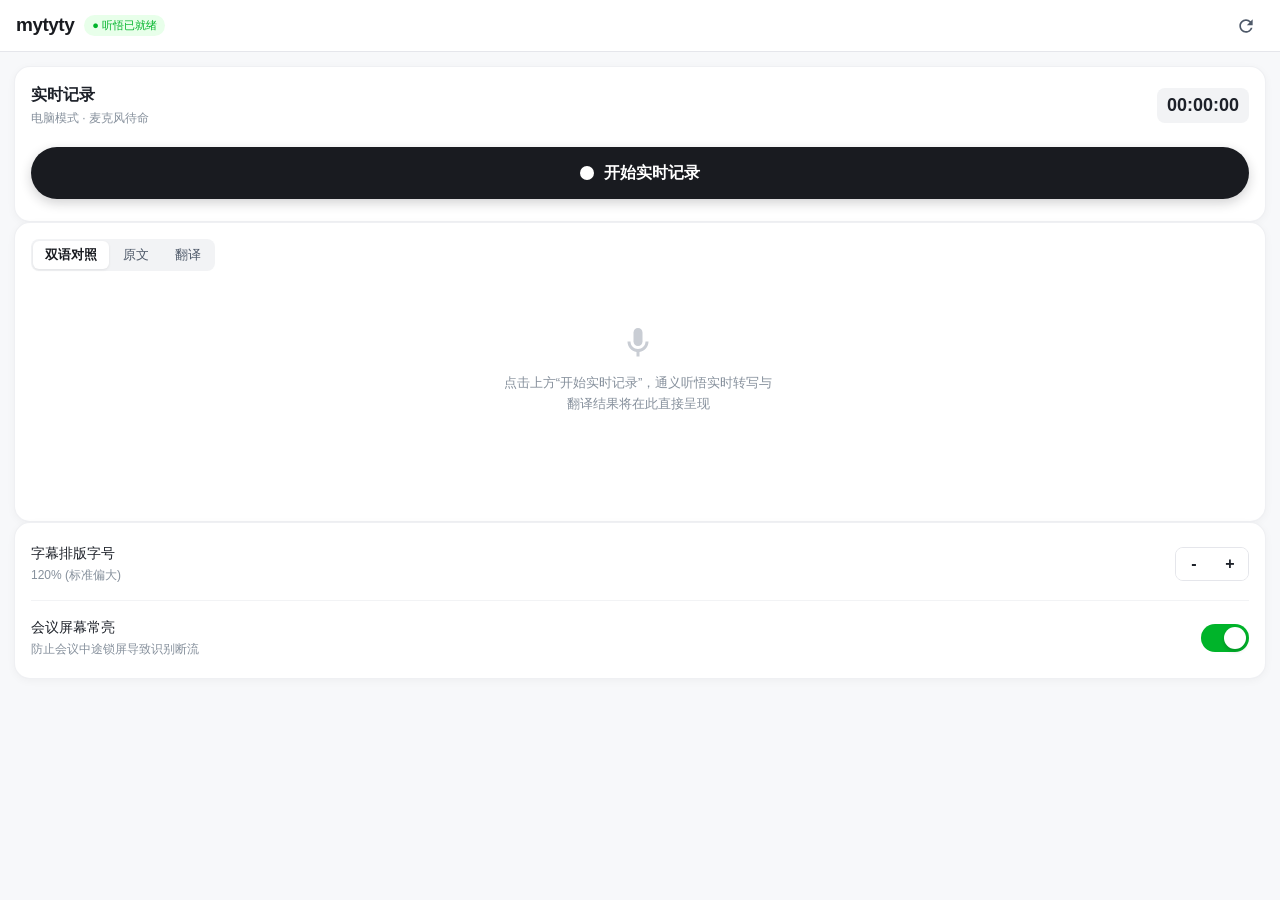
<file: app/src/main/assets/ui/index.html>
<!DOCTYPE html>
<html lang="zh-CN">
<head>
  <meta charset="UTF-8">
  <meta name="viewport" content="width=device-width, initial-scale=1.0, maximum-scale=1.0, user-scalable=no, viewport-fit=cover">
  <title>mytyty</title>
  <link rel="stylesheet" href="style.css">
</head>
<body>
  <!-- 手机端原生 App 极简卡片容器 (由系统状态栏原生呈现) -->
  <div class="app-container">

    <!-- 顶部状态指示栏 -->
    <header class="app-header">
      <div class="header-left">
        <span class="app-name">mytyty</span>
        <span class="header-badge" id="engineStatusBadge">● 听悟已就绪</span>
      </div>
      <div class="header-right">
        <button class="icon-btn" id="btnRefresh" title="刷新">
          <svg viewBox="0 0 24 24" width="20" height="20"><path fill="currentColor" d="M17.65 6.35A7.958 7.958 0 0 0 12 4c-4.42 0-7.99 3.58-7.99 8s3.57 8 7.99 8c3.73 0 6.84-2.55 7.73-6h-2.08A5.99 5.99 0 0 1 12 18c-3.31 0-6-2.69-6-6s2.69-6 6-6c1.66 0 3.14.69 4.22 1.78L13 11h7V4l-2.35 2.35z"/></svg>
        </button>
      </div>
    </header>

    <!-- 可滚动卡片内容区 -->
    <main class="content-scroll">

      <!-- ======================================================= -->
      <!-- 视图 1: 实时录音与实时字幕卡片 (Tab 1 实时)              -->
      <!-- ======================================================= -->
      <div id="viewLive" class="view-section active">

        <!-- 1. 实时记录控制卡片 -->
        <section class="card record-card">
          <div class="card-header">
            <div class="card-title-group">
              <span class="card-title">实时记录</span>
              <span class="sub-status" id="micStatusText">电脑模式 · 麦克风待命</span>
            </div>
            <span class="record-timer" id="mainRecordTimer">00:00:00</span>
          </div>

          <div class="record-action-area">
            <button class="btn-record-main" id="btnToggleRecord">
              <div class="record-btn-icon" id="recordBtnIcon"></div>
              <span id="recordBtnLabel">开始实时记录</span>
            </button>
          </div>
        </section>

        <!-- 2. 实时字幕卡片 (原文与翻译流) -->
        <section class="card subtitle-card">
          <div class="card-header">
            <div class="tab-pill-group">
              <button class="pill-tab active" data-mode="bilingual">双语对照</button>
              <button class="pill-tab" data-mode="original">原文</button>
              <button class="pill-tab" data-mode="translation">翻译</button>
            </div>
            <div class="live-indicator" id="liveIndicator" style="display: none;">
              <span class="sound-wave"></span>
              <span class="sound-wave"></span>
              <span class="sound-wave"></span>
              <span class="sound-wave"></span>
              <span class="indicator-text">正在识别</span>
            </div>
          </div>

          <!-- 实时转写与字幕展示容器 (绝无任何虚假写死静态文本) -->
          <div class="transcript-stream-container" id="transcriptContainer">
            <div class="empty-state" id="transcriptEmptyState">
              <svg viewBox="0 0 24 24" width="36" height="36" class="empty-icon"><path fill="currentColor" d="M12 14c1.66 0 3-1.34 3-3V5c0-1.66-1.34-3-3-3S9 3.34 9 5v6c0 1.66 1.34 3 3 3z"/><path fill="currentColor" d="M17 11c0 2.76-2.24 5-5 5s-5-2.24-5-5H5c0 3.53 2.61 6.43 6 6.92V21h2v-3.08c3.39-.49 6-3.39 6-6.92h-2z"/></svg>
              <p class="empty-tip">点击上方“开始实时记录”，通义听悟实时转写与翻译结果将在此直接呈现</p>
            </div>
            <div class="stream-sentences" id="streamSentences"></div>
          </div>
        </section>

        <!-- 3. 显示设置卡片 (字号与常亮) -->
        <section class="card settings-card">
          <div class="setting-item">
            <div class="setting-label">
              <span class="setting-title">字幕排版字号</span>
              <span class="setting-desc" id="currentFontSizeLabel">120% (标准偏大)</span>
            </div>
            <div class="font-stepper">
              <button class="stepper-btn" id="btnFontMinus">-</button>
              <button class="stepper-btn" id="btnFontPlus">+</button>
            </div>
          </div>

          <div class="divider"></div>

          <div class="setting-item">
            <div class="setting-label">
              <span class="setting-title">会议屏幕常亮</span>
              <span class="setting-desc">防止会议中途锁屏导致识别断流</span>
            </div>
            <label class="switch">
              <input type="checkbox" id="chkKeepScreenOn" checked>
              <span class="slider round"></span>
            </label>
          </div>
        </section>

      </div>

      <!-- ======================================================= -->
      <!-- 视图 2: 历史会议纪要卡片列表 (Tab 2 历史，纯正移动卡片)    -->
      <!-- ======================================================= -->
      <div id="viewHistory" class="view-section" style="display: none;">

        <div class="history-header-card">
          <div class="history-title-group">
            <span class="history-title">云端会议纪要</span>
            <span class="history-count" id="historyCountBadge">0 条记录</span>
          </div>
          <button class="btn-refresh-history" id="btnRefreshHistory">刷新云端</button>
        </div>

        <div class="history-list-container" id="historyListContainer">
          <!-- 历史卡片空状态 -->
          <div class="empty-state" id="historyEmptyState">
            <svg viewBox="0 0 24 24" width="40" height="40" class="empty-icon"><path fill="currentColor" d="M19 3H5c-1.1 0-2 .9-2 2v14c0 1.1.9 2 2 2h14c1.1 0 2-.9 2-2V5c0-1.1-.9-2-2-2zm-5 14H7v-2h7v2zm3-4H7v-2h10v2zm0-4H7V7h10v2z"/></svg>
            <p class="empty-tip">暂无历史会议记录<br><span style="font-size:12px;color:#86909C;">请在“主页”完成登录，或在“实时”中完成一次录音</span></p>
          </div>
        </div>

      </div>

    </main>

    <!-- 4. 录音中常驻悬浮底栏 (仅在录音中弹出，未录音时隐藏) -->
    <div class="floating-record-bar" id="floatingRecordBar" style="display: none;">
      <div class="floating-bar-content">
        <div class="floating-pulse-dot"></div>
        <div class="floating-info">
          <span class="floating-timer" id="floatingTimer">00:00:00</span>
          <span class="floating-desc">实时会议录音中…</span>
        </div>
        <button class="btn-floating-stop" id="btnFloatingStop">结束录音</button>
      </div>
    </div>

  </div>

  <script src="app.js"></script>
</body>
</html>
</file>
<file: app/src/main/assets/ui/style.css>
/* =========================================================
   mytyty 极简移动端原生卡片样式表 (style.css)
   ========================================================= */

* {
  box-sizing: border-box;
  margin: 0;
  padding: 0;
  -webkit-tap-highlight-color: transparent;
  user-select: none;
}

:root {
  --primary-color: #165DFF;
  --primary-dark: #191B20;
  --bg-color: #F7F8FA;
  --card-bg: #FFFFFF;
  --text-main: #1D2129;
  --text-secondary: #4E5969;
  --text-muted: #86909C;
  --accent-green: #00B42A;
  --accent-red: #F53F3F;
  --border-color: #E5E6EB;
  --shadow-sm: 0 2px 8px rgba(0, 0, 0, 0.04);
  --shadow-md: 0 4px 16px rgba(0, 0, 0, 0.08);
  --font-scale: 1.2;
}

body {
  font-family: -apple-system, BlinkMacSystemFont, "Segoe UI", Roboto, "PingFang SC", "Hiragino Sans GB", "Microsoft YaHei", sans-serif;
  background-color: var(--bg-color);
  color: var(--text-main);
  line-height: 1.5;
  overflow: hidden;
  height: 100vh;
  width: 100vw;
}

.app-container {
  display: flex;
  flex-direction: column;
  height: 100%;
  width: 100%;
}

/* 顶部精简指示栏 */
.app-header {
  height: 52px;
  background: var(--card-bg);
  display: flex;
  align-items: center;
  justify-content: space-between;
  padding: 0 16px;
  border-bottom: 1px solid var(--border-color);
  flex-shrink: 0;
}

.header-left {
  display: flex;
  align-items: center;
  gap: 10px;
}

.app-name {
  font-size: 19px;
  font-weight: 700;
  color: var(--primary-dark);
  letter-spacing: -0.5px;
}

.header-badge {
  font-size: 11px;
  color: var(--accent-green);
  background: #E8FFEA;
  padding: 2px 8px;
  border-radius: 12px;
  font-weight: 500;
}

.header-badge.warning {
  color: #FF7D00;
  background: #FFF7E8;
}

.header-right {
  display: flex;
  align-items: center;
}

.icon-btn {
  background: none;
  border: none;
  padding: 8px;
  color: var(--text-secondary);
  border-radius: 8px;
  display: flex;
  align-items: center;
  justify-content: center;
  cursor: pointer;
}

.icon-btn:active {
  background-color: rgba(0, 0, 0, 0.05);
}

/* 可滚动卡片内容区 */
.content-scroll {
  flex: 1;
  overflow-y: auto;
  -webkit-overflow-scrolling: touch;
  padding: 14px 14px 80px 14px;
  display: flex;
  flex-direction: column;
  gap: 14px;
  transition: padding-bottom 0.2s ease;
}

/* 录音时悬浮条弹出增加底部安全距离 (8.12 规范) */
.content-scroll.with-floating-bar {
  padding-bottom: 140px;
}

/* 通用卡片容器 */
.card {
  background: var(--card-bg);
  border-radius: 16px;
  padding: 16px;
  box-shadow: var(--shadow-sm);
  border: 1px solid rgba(229, 230, 235, 0.6);
}

.card-header {
  display: flex;
  justify-content: space-between;
  align-items: center;
  margin-bottom: 14px;
}

.card-title-group {
  display: flex;
  flex-direction: column;
  gap: 2px;
}

.card-title {
  font-size: 16px;
  font-weight: 600;
  color: var(--text-main);
}

.sub-status {
  font-size: 12px;
  color: var(--text-muted);
}

/* 1. 实时记录控制卡片 */
.record-timer {
  font-size: 18px;
  font-weight: 700;
  font-variant-numeric: tabular-nums;
  color: var(--text-main);
  background: #F2F3F5;
  padding: 4px 10px;
  border-radius: 8px;
}

.record-timer.recording {
  color: var(--accent-red);
  background: #FFECE8;
}

.record-action-area {
  display: flex;
  justify-content: center;
  padding: 6px 0;
}

.btn-record-main {
  width: 100%;
  height: 52px;
  background: var(--primary-dark);
  color: #FFFFFF;
  border: none;
  border-radius: 26px;
  display: flex;
  align-items: center;
  justify-content: center;
  gap: 10px;
  font-size: 16px;
  font-weight: 600;
  box-shadow: 0 4px 12px rgba(25, 27, 32, 0.2);
  transition: all 0.2s ease;
  cursor: pointer;
}

.btn-record-main:active {
  transform: scale(0.98);
  opacity: 0.9;
}

.btn-record-main.is-recording {
  background: var(--accent-red);
  box-shadow: 0 4px 14px rgba(245, 63, 63, 0.35);
}

.record-btn-icon {
  width: 14px;
  height: 14px;
  background: #FFFFFF;
  border-radius: 50%;
}

.btn-record-main.is-recording .record-btn-icon {
  border-radius: 3px;
  width: 12px;
  height: 12px;
}

/* 2. 实时字幕卡片 */
.tab-pill-group {
  display: flex;
  background: #F2F3F5;
  border-radius: 8px;
  padding: 2px;
  gap: 2px;
}

.pill-tab {
  background: none;
  border: none;
  padding: 5px 12px;
  font-size: 13px;
  color: var(--text-secondary);
  border-radius: 6px;
  font-weight: 500;
  cursor: pointer;
}

.pill-tab.active {
  background: #FFFFFF;
  color: var(--primary-dark);
  font-weight: 600;
  box-shadow: 0 1px 3px rgba(0, 0, 0, 0.08);
}

.live-indicator {
  display: flex;
  align-items: center;
  gap: 4px;
}

.sound-wave {
  width: 3px;
  height: 10px;
  background: var(--accent-green);
  border-radius: 2px;
  animation: wave 1s infinite ease-in-out;
}

.sound-wave:nth-child(2) { animation-delay: 0.15s; }
.sound-wave:nth-child(3) { animation-delay: 0.3s; }
.sound-wave:nth-child(4) { animation-delay: 0.45s; }

@keyframes wave {
  0%, 100% { height: 6px; }
  50% { height: 16px; }
}

.indicator-text {
  font-size: 11px;
  color: var(--accent-green);
  font-weight: 600;
  margin-left: 2px;
}

.transcript-stream-container {
  min-height: 220px;
  max-height: 380px;
  overflow-y: auto;
  -webkit-overflow-scrolling: touch;
  padding-right: 4px;
}

.empty-state {
  display: flex;
  flex-direction: column;
  align-items: center;
  justify-content: center;
  padding: 40px 16px;
  color: var(--text-muted);
  text-align: center;
  gap: 12px;
}

.empty-icon {
  color: #C9CDD4;
}

.empty-tip {
  font-size: 13px;
  line-height: 1.6;
  max-width: 280px;
}

/* 句子流与双语排版 */
.sentence-bubble {
  margin-bottom: 14px;
  padding-bottom: 12px;
  border-bottom: 1px dashed #F2F3F5;
  user-select: text;
}

.sentence-header {
  display: flex;
  justify-content: space-between;
  margin-bottom: 4px;
  font-size: 11px;
  color: var(--text-muted);
}

.sentence-original {
  font-size: calc(14px * var(--font-scale));
  line-height: 1.7;
  color: var(--text-main);
  font-weight: 500;
  word-break: break-word;
}

.sentence-translation {
  font-size: calc(13px * var(--font-scale));
  line-height: 1.6;
  color: #4E5969;
  margin-top: 6px;
  padding-left: 8px;
  border-left: 2px solid var(--primary-color);
  word-break: break-word;
}

/* 3. 显示设置卡片 */
.setting-item {
  display: flex;
  align-items: center;
  justify-content: space-between;
  padding: 4px 0;
}

.setting-label {
  display: flex;
  flex-direction: column;
  gap: 2px;
}

.setting-title {
  font-size: 14px;
  font-weight: 500;
  color: var(--text-main);
}

.setting-desc {
  font-size: 12px;
  color: var(--text-muted);
}

.divider {
  height: 1px;
  background: #F2F3F5;
  margin: 12px 0;
}

.font-stepper {
  display: flex;
  align-items: center;
  border: 1px solid var(--border-color);
  border-radius: 8px;
  overflow: hidden;
}

.stepper-btn {
  width: 36px;
  height: 32px;
  background: #FFFFFF;
  border: none;
  font-size: 16px;
  font-weight: 600;
  color: var(--text-main);
  cursor: pointer;
}

.stepper-btn:active {
  background: #F2F3F5;
}

/* iOS 风格常亮 Switch 开关 */
.switch {
  position: relative;
  display: inline-block;
  width: 48px;
  height: 28px;
}

.switch input {
  opacity: 0;
  width: 0;
  height: 0;
}

.slider {
  position: absolute;
  cursor: pointer;
  top: 0;
  left: 0;
  right: 0;
  bottom: 0;
  background-color: #E5E6EB;
  transition: 0.3s;
}

.slider:before {
  position: absolute;
  content: "";
  height: 22px;
  width: 22px;
  left: 3px;
  bottom: 3px;
  background-color: white;
  transition: 0.3s;
  box-shadow: 0 2px 4px rgba(0, 0, 0, 0.2);
}

input:checked + .slider {
  background-color: var(--accent-green);
}

input:checked + .slider:before {
  transform: translateX(20px);
}

.slider.round {
  border-radius: 28px;
}

.slider.round:before {
  border-radius: 50%;
}

/* 4. 录音中常驻悬浮底栏 */
.floating-record-bar {
  position: fixed;
  bottom: 14px;
  left: 14px;
  right: 14px;
  background: rgba(25, 27, 32, 0.95);
  backdrop-filter: blur(10px);
  border-radius: 20px;
  padding: 12px 16px;
  box-shadow: var(--shadow-md);
  z-index: 100;
  animation: slideUp 0.3s ease;
}

@keyframes slideUp {
  from { transform: translateY(50px); opacity: 0; }
  to { transform: translateY(0); opacity: 1; }
}

.floating-bar-content {
  display: flex;
  align-items: center;
  justify-content: space-between;
}

.floating-pulse-dot {
  width: 10px;
  height: 10px;
  background: var(--accent-red);
  border-radius: 50%;
  animation: pulse 1.2s infinite;
}

@keyframes pulse {
  0% { transform: scale(0.9); opacity: 0.8; }
  50% { transform: scale(1.3); opacity: 1; }
  100% { transform: scale(0.9); opacity: 0.8; }
}

.floating-info {
  display: flex;
  flex-direction: column;
  margin-left: 10px;
  flex: 1;
}

.floating-timer {
  color: #FFFFFF;
  font-size: 15px;
  font-weight: 700;
  font-variant-numeric: tabular-nums;
}

.floating-desc {
  color: #86909C;
  font-size: 11px;
}

.btn-floating-stop {
  background: var(--accent-red);
  color: #FFFFFF;
  border: none;
  padding: 8px 16px;
  border-radius: 14px;
  font-size: 13px;
  font-weight: 600;
  cursor: pointer;
}

.btn-floating-stop:active {
  opacity: 0.85;
}

/* =========================================================
   5. 历史记录移动端专属卡片与视图切换样式
   ========================================================= */
.view-section {
  display: none;
  animation: fadeIn 0.25s ease;
}

.view-section.active {
  display: block;
}

@keyframes fadeIn {
  from { opacity: 0; transform: translateY(4px); }
  to { opacity: 1; transform: translateY(0); }
}

.history-header-card {
  display: flex;
  justify-content: space-between;
  align-items: center;
  background: var(--bg-card);
  padding: 14px 16px;
  border-radius: var(--radius-card);
  box-shadow: var(--shadow-sm);
  margin-bottom: 12px;
}

.history-title-group {
  display: flex;
  align-items: center;
  gap: 8px;
}

.history-title {
  font-size: 16px;
  font-weight: 700;
  color: var(--text-main);
}

.history-count {
  font-size: 11px;
  color: var(--text-muted);
  background: #F2F3F5;
  padding: 2px 8px;
  border-radius: 10px;
}

.btn-refresh-history {
  background: #F2F3F5;
  color: var(--primary-dark);
  border: none;
  padding: 6px 12px;
  border-radius: 14px;
  font-size: 12px;
  font-weight: 600;
  cursor: pointer;
  transition: all 0.2s;
}

.btn-refresh-history:active {
  background: #E5E6EB;
}

.history-list-container {
  display: flex;
  flex-direction: column;
  gap: 12px;
}

/* 历史会议独立卡片 */
.history-item-card {
  background: var(--bg-card);
  border-radius: var(--radius-card);
  padding: 16px;
  box-shadow: var(--shadow-sm);
  border: 1px solid rgba(0, 0, 0, 0.03);
  display: flex;
  flex-direction: column;
  gap: 10px;
  transition: transform 0.15s ease, box-shadow 0.15s ease;
  cursor: pointer;
}

.history-item-card:active {
  transform: scale(0.985);
  box-shadow: var(--shadow-md);
}

.history-item-header {
  display: flex;
  justify-content: space-between;
  align-items: flex-start;
  gap: 8px;
}

.history-item-title {
  font-size: 15px;
  font-weight: 700;
  color: var(--text-main);
  line-height: 1.4;
  flex: 1;
}

.history-item-badge {
  font-size: 11px;
  color: var(--accent-green);
  background: rgba(0, 185, 107, 0.1);
  padding: 2px 6px;
  border-radius: 4px;
  font-weight: 600;
  white-space: nowrap;
}

.history-item-meta {
  display: flex;
  align-items: center;
  gap: 12px;
  font-size: 12px;
  color: var(--text-muted);
}

.history-item-meta span {
  display: flex;
  align-items: center;
  gap: 4px;
}

.history-item-footer {
  display: flex;
  justify-content: flex-end;
  border-top: 1px dashed #F2F3F5;
  padding-top: 8px;
  margin-top: 2px;
}

.btn-view-detail {
  font-size: 12px;
  color: var(--accent-green);
  font-weight: 600;
  background: none;
  border: none;
  cursor: pointer;
  padding: 2px 0;
}
</file>
